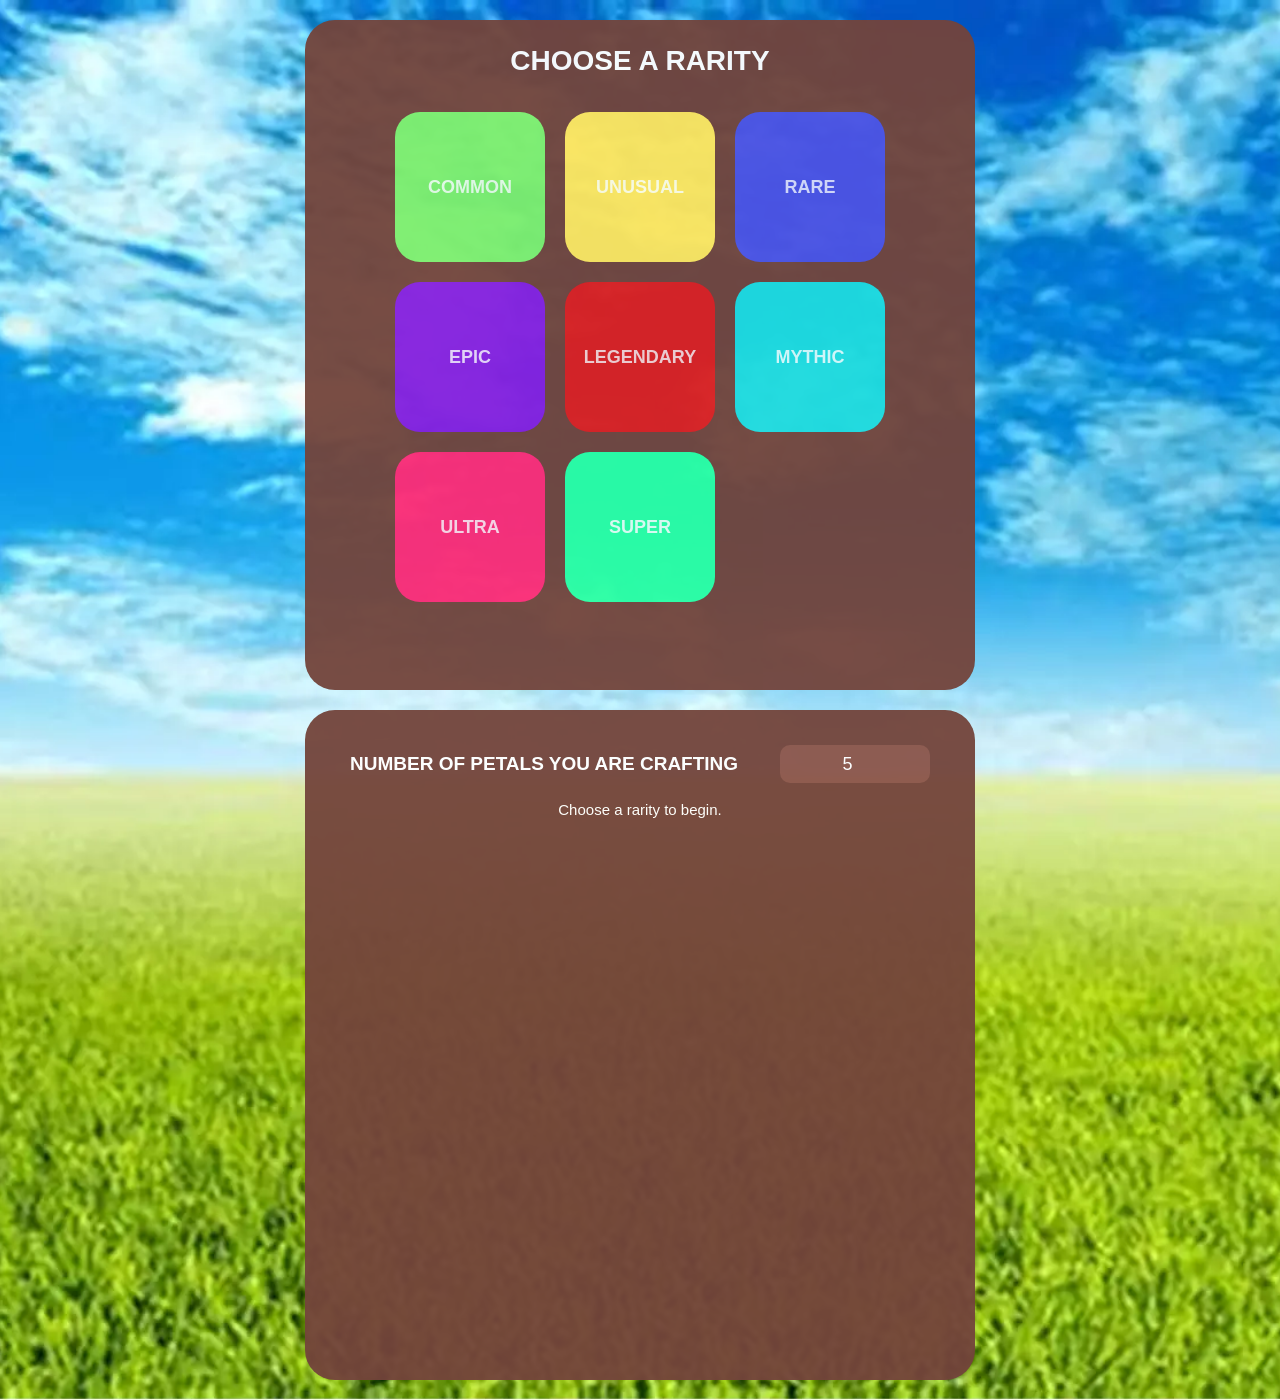
<file: index.html>
<!DOCTYPE html>
<html lang="en">
<head>
	<meta charset="UTF-8">
	<meta name="viewport" content="width=device-width,initial-scale=1.0">
	<title>Florr Calculator Ju78 - Florr.io Crafting Calculator</title>
	<meta name="description" content="Florr Calculator Ju78 - Free Florr.io crafting calculator for calculating crafting results and probabilities.">
	<meta name="robots" content="index,follow">
	<link rel="canonical" href="https://rjwr8dsykb-creator.github.io/Florr-Calculator-Ju78/">
	<link rel="icon" type="image/png" href="logo.png">

	<link rel="stylesheet" href="Florr.css">

	<script type="application/ld+json">
	{
		"@context":"https://schema.org",
		"@type":"WebSite",
		"name":"Florr Calculator Ju78",
		"url":"https://rjwr8dsykb-creator.github.io/Florr-Calculator-Ju78/"
	}
	</script>
</head>

<body>

	<h1 class="seo-hidden">Florr Calculator Ju78</h1>

	<p class="seo-hidden">
		Florr Calculator Ju78 is a free crafting calculator for Florr.io.
		Calculate crafting results and probabilities for different petal rarities.
	</p>

	<div class="page-wrapper">
		<div class="page-scale">
			<div class="page">

				<div class="rectangle rectangle-left">

					<h2>CHOOSE A RARITY</h2>

					<div class="rarity-grid">

						<div class="rarity rarity-common" data-rarity="64">
							<span>COMMON</span>
						</div>

						<div class="rarity rarity-unusual" data-rarity="32">
							<span>UNUSUAL</span>
						</div>

						<div class="rarity rarity-rare" data-rarity="16">
							<span>RARE</span>
						</div>

						<div class="rarity rarity-epic" data-rarity="8">
							<span>EPIC</span>
						</div>

						<div class="rarity rarity-legendary" data-rarity="4">
							<span>LEGENDARY</span>
						</div>

						<div class="rarity rarity-mythic" data-rarity="2">
							<span>MYTHIC</span>
						</div>

						<div class="rarity rarity-ultra" data-rarity="1">
							<span>ULTRA</span>
						</div>

						<div class="rarity rarity-super" data-rarity="0.1">
							<span>SUPER</span>
						</div>

					</div>

				</div>

				<div class="rectangle rectangle-right">

					<div class="settings">

						<div class="setting-row">

							<label for="petalCount">
								NUMBER OF PETALS YOU ARE CRAFTING
							</label>

							<input
								type="number"
								id="petalCount"
								min="5"
								max="10000000"
								value="5"
							>

						</div>

						<div id="chartContainer" class="chart-container hidden">

							<div id="pieChart" class="pie-chart">

								<div id="pieLabels" class="pie-labels"></div>

								<div class="chart-center">
									<span>CRAFT</span>
								</div>

							</div>

							<div id="chartLegend" class="chart-legend"></div>

							<div class="desired-success-container">

								<label for="desiredSuccess">
									CHECK CHANCE OF GETTING AT LEAST
								</label>

								<div class="desired-success-row">

									<input
										type="number"
										id="desiredSuccess"
										min="1"
										step="1"
										placeholder="Successes"
									>

									<span>SUCCESS</span>

								</div>

								<p
									id="desiredSuccessResult"
									class="desired-success-result"
								></p>

							</div>

							<div id="rarityResult" class="rarity-result"></div>

						</div>

						<div id="results">
							<p>Choose a rarity to begin.</p>
						</div>

					</div>

				</div>

			</div>
		</div>
	</div>

	<script src="Florr.js"></script>

</body>
</html>
</file>
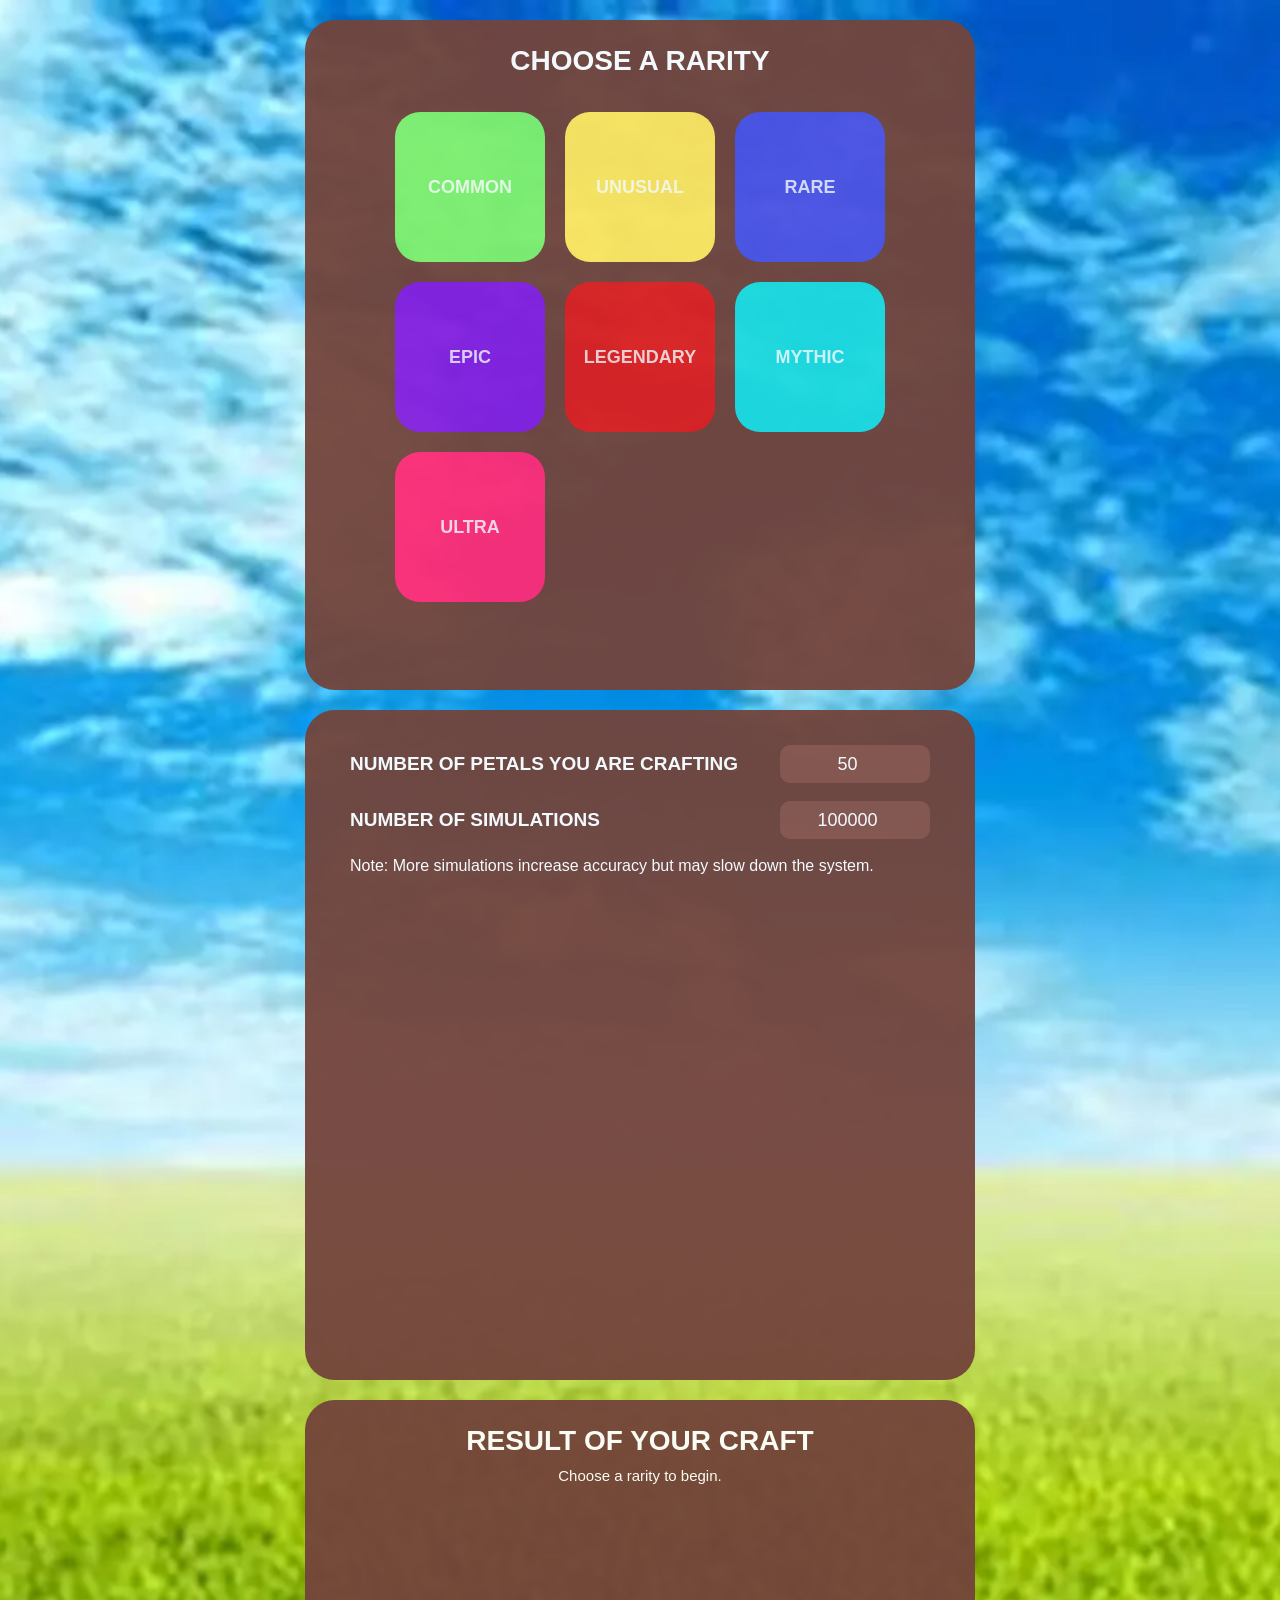
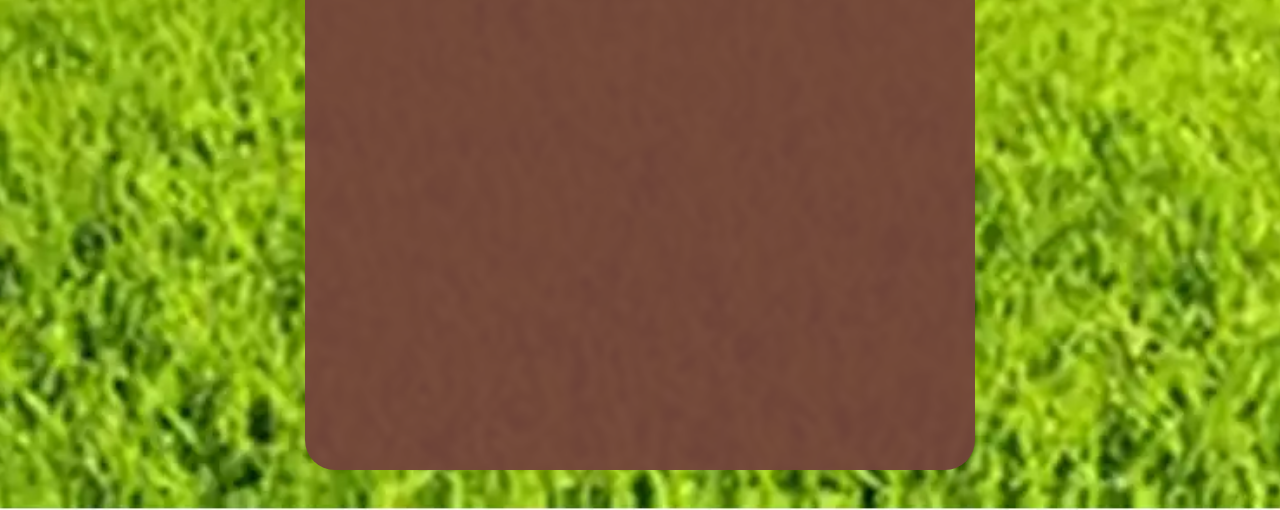
<file: Florr.html>
<!DOCTYPE html>
<html lang="en">
<head>
    <meta charset="UTF-8">
    <meta name="viewport" content="width=device-width, initial-scale=1.0">
    <title>Florr</title>
    <link rel="stylesheet" href="Florr.css">
</head>

<body>

    <div class="rectangle rectangle-left">

        <h2>CHOOSE A RARITY</h2>

        <div class="rarity-grid">

            <div class="rarity rarity-common" data-rarity="64">
                <span>COMMON</span>
            </div>

            <div class="rarity rarity-unusual" data-rarity="32">
                <span>UNUSUAL</span>
            </div>

            <div class="rarity rarity-rare" data-rarity="16">
                <span>RARE</span>
            </div>

            <div class="rarity rarity-epic" data-rarity="8">
                <span>EPIC</span>
            </div>

            <div class="rarity rarity-legendary" data-rarity="4">
                <span>LEGENDARY</span>
            </div>

            <div class="rarity rarity-mythic" data-rarity="2">
                <span>MYTHIC</span>
            </div>

            <div class="rarity rarity-ultra" data-rarity="1">
                <span>ULTRA</span>
            </div>

        </div>

    </div>


    <div class="rectangle rectangle-right-top">

        <div class="settings">

            <div class="setting-row">
                <label for="petalCount">
                    NUMBER OF PETALS YOU ARE CRAFTING
                </label>

                <input
                    type="number"
                    id="petalCount"
                    min="1"
                    value="50"
                >
            </div>

            <div class="setting-row">
                <label for="simulationCount">
                    NUMBER OF SIMULATIONS
                </label>

                <input
                    type="number"
                    id="simulationCount"
                    min="1"
                    value="100000"
                >
            </div>

            <p class="note">
                Note: More simulations increase accuracy but may slow down the system.
            </p>

        </div>

    </div>


    <div class="rectangle rectangle-right-bottom">

        <h2>RESULT OF YOUR CRAFT</h2>

        <div id="results">
            <p>Choose a rarity to begin.</p>
        </div>

    </div>


    <script src="Florr.js"></script>

</body>
</html>
</file>
<file: Florr.css>
* {
	box-sizing: border-box;
}

html,
body {
	margin: 0;
	width: 100%;
	min-height: 100%;
}

body {
	min-height: 100vh;
	background-image: url("background.webp");
	background-size: cover;
	background-position: center;
	background-repeat: no-repeat;
	font-family: Arial, sans-serif;
	overflow: hidden;
}

.seo-hidden {
	position: absolute;
	width: 1px;
	height: 1px;
	padding: 0;
	margin: -1px;
	overflow: hidden;
	clip: rect(0,0,0,0);
	white-space: nowrap;
	border: 0;
}

.page-wrapper {
	position: relative;
	width: 100%;
	height: 100vh;
	overflow: hidden;
}

.page-scale {
	position: relative;
	width: 1420px;
	height: 670px;
	margin: 30px auto 0;
}

.page {
	position: absolute;
	left: 0;
	top: 0;
	width: 1420px;
	height: 670px;
	transform-origin: top left;
}

.rectangle {
	position: absolute;
	width: 670px;
	height: 670px;
	background-color: #73443B;
	opacity: 0.95;
	border-radius: 30px;
}

.rectangle-left {
	left: 0;
	top: 0;
	z-index: 10;
}

.rectangle-right {
	left: 750px;
	top: 0;
	z-index: 1;
}

.rectangle h2 {
	margin: 0;
	padding-top: 25px;
	color: white;
	font-size: 28px;
	text-align: center;
}

.rarity-grid {
	display: grid;
	grid-template-columns: repeat(3, 150px);
	gap: 20px;
	justify-content: center;
	margin-top: 35px;
	position: relative;
	z-index: 20;
}

.rarity {
	width: 150px;
	height: 150px;
	border-radius: 25px;
	cursor: pointer;
	display: flex;
	align-items: center;
	justify-content: center;
	position: relative;
	z-index: 30;
	user-select: none;
	-webkit-tap-highlight-color: transparent;
	transition: box-shadow 0.15s ease;
}

.rarity span {
	font-size: 18px;
	font-weight: bold;
	text-align: center;
	pointer-events: none;
}

.rarity-common {
	background-color: #7EEF6D;
}

.rarity-common span {
	color: #E7FCE4;
}

.rarity-unusual {
	background-color: #FFE65D;
}

.rarity-unusual span {
	color: #FFFCE0;
}

.rarity-rare {
	background-color: #4D52E3;
}

.rarity-rare span {
	color: #D9DAFA;
}

.rarity-epic {
	background-color: #861FDE;
}

.rarity-epic span {
	color: #E5D1F7;
}

.rarity-legendary {
	background-color: #DE1F1F;
}

.rarity-legendary span {
	color: #F7CFCF;
}

.rarity-mythic {
	background-color: #1FDBDE;
}

.rarity-mythic span {
	color: #D5F8F9;
}

.rarity-ultra {
	background-color: #FF2B75;
	grid-column: 1 / 2;
	grid-row: 3;
	transform: translateX(85px);
}

.rarity-super {
	background-color: #2BFFA3;
	grid-column: 2 / 3;
	grid-row: 3;
	transform: translateX(85px);
}

.rarity-ultra span {
	color: #FFD5E3;
}

.rarity-super span {
	color: #E1FFF1;
}

@media (hover: hover) and (pointer: fine) {

	.rarity {
		transition:
			transform 0.15s ease,
			box-shadow 0.15s ease;
	}

	.rarity:hover {
		transform: scale(1.05);
	}

	.rarity-ultra:hover,
	.rarity-super:hover {
		transform: translateX(85px) scale(1.05);
	}
}

.settings {
	padding: 35px 45px;
	color: white;
}

.setting-row {
	display: flex;
	align-items: center;
	justify-content: space-between;
	gap: 20px;
	margin-bottom: 18px;
}

.setting-row label {
	font-size: 19px;
	font-weight: bold;
}

.setting-row input {
	width: 150px;
	min-width: 150px;
	height: 38px;
	padding: 0 10px;
	border: none;
	border-radius: 10px;
	background-color: #8B554A;
	color: white;
	font-size: 18px;
	text-align: center;
	outline: none;
}

.chart-container {
	display: flex;
	flex-direction: column;
	align-items: center;
	margin-top: 0;
}

.chart-container.hidden {
	display: none;
}

.pie-chart {
	width: 280px;
	height: 280px;
	border-radius: 50%;
	position: relative;
	background: #5A3933;
	box-shadow:
		0 0 0 5px rgba(255,255,255,0.15),
		0 8px 20px rgba(0,0,0,0.2);
	overflow: hidden;
}

.pie-labels {
	position: absolute;
	inset: 0;
	z-index: 2;
	pointer-events: none;
}

.pie-label {
	position: absolute;
	transform: translate(-50%,-50%);
	color: white;
	font-size: 12px;
	font-weight: bold;
	text-align: center;
	white-space: nowrap;
	text-shadow:
		0 1px 3px rgba(0,0,0,0.95),
		0 -1px 3px rgba(0,0,0,0.95);
	line-height: 1.15;
}

.pie-label.small {
	font-size: 10px;
}

.pie-label.large {
	font-size: 13px;
}

.pie-label .successes {
	display: block;
}

.pie-label .percentage {
	display: block;
	font-size: 12px;
	margin-top: 2px;
}

.chart-center {
	position: absolute;
	width: 100px;
	height: 100px;
	left: 50%;
	top: 50%;
	transform: translate(-50%,-50%);
	border-radius: 50%;
	background-color: #73443B;
	display: flex;
	align-items: center;
	justify-content: center;
	text-align: center;
	z-index: 5;
	box-shadow: 0 0 0 4px rgba(255,255,255,0.15);
}

.chart-center span {
	color: white;
	font-size: 14px;
	font-weight: bold;
}

.chart-legend {
	width: 100%;
	margin-top: 12px;
	display: flex;
	flex-wrap: wrap;
	justify-content: center;
	gap: 6px 12px;
}

.legend-item {
	display: flex;
	align-items: center;
	gap: 5px;
	color: white;
	font-size: 12px;
	font-weight: bold;
}

.legend-color {
	width: 11px;
	height: 11px;
	border-radius: 3px;
	flex-shrink: 0;
}

.desired-success-container {
	width: 100%;
	margin-top: 12px;
	padding: 10px 15px;
	border-radius: 12px;
	background-color: rgba(0,0,0,0.1);
	text-align: center;
}

.desired-success-container label {
	display: block;
	margin-bottom: 7px;
	color: white;
	font-size: 12px;
	font-weight: bold;
}

.desired-success-row {
	display: flex;
	align-items: center;
	justify-content: center;
	gap: 7px;
}

.desired-success-row input {
	width: 110px;
	height: 32px;
	padding: 0 8px;
	border: none;
	border-radius: 8px;
	background-color: #8B554A;
	color: white;
	font-size: 14px;
	text-align: center;
	outline: none;
}

.desired-success-row span {
	color: white;
	font-size: 12px;
}

.desired-success-result {
	min-height: 17px;
	margin: 6px 0 0;
	color: white;
	font-size: 12px;
	font-weight: bold;
}

.rarity-result {
	margin-top: 9px;
	color: white;
	font-size: 18px;
	font-weight: bold;
	text-align: center;
}

#results {
	margin: 10px 20px 0;
	color: white;
	text-align: center;
}

#results p {
	margin: 7px 0;
	font-size: 15px;
}

#results .selected-rarity {
	font-size: 19px;
	font-weight: bold;
	margin-bottom: 10px;
}

@media (max-width: 1450px) {

	body {
		padding: 20px;
		overflow-x: hidden;
		overflow-y: auto;
	}

	.page-wrapper {
		height: auto;
		overflow: visible;
	}

	.page-scale {
		width: 100%;
		height: auto;
		margin: 0 auto;
	}

	.page {
		position: relative;
		left: auto;
		top: auto;
		width: 100%;
		height: auto;
		transform: none !important;
	}

	.rectangle {
		position: relative;
		left: auto;
		top: auto;
		width: 100%;
		max-width: 670px;
		height: auto;
		min-height: 670px;
		margin: 0 auto 20px;
	}

	.rectangle-left,
	.rectangle-right {
		position: relative;
		left: auto;
		right: auto;
		top: auto;
	}

	.rectangle-right {
		margin-bottom: 0;
	}

	.rarity-ultra,
	.rarity-super {
		transform: none;
	}
}

@media (max-width: 750px) {

	body {
		padding: 15px 10px;
	}

	.rectangle {
		border-radius: 20px;
		min-height: auto;
	}

	.rectangle-left {
		padding-bottom: 30px;
	}

	.rectangle-right {
		padding-bottom: 25px;
	}

	.rectangle h2 {
		padding-top: 20px;
		font-size: 22px;
	}

	.rarity-grid {
		grid-template-columns: repeat(3,1fr);
		gap: 10px;
		margin: 25px 15px 0;
	}

	.rarity {
		width: 100%;
		height: auto;
		aspect-ratio: 1 / 1;
		border-radius: 18px;
	}

	.rarity-ultra,
	.rarity-super {
		transform: translateX(-50%);
	}

	.settings {
		padding: 25px 20px;
	}

	.setting-row {
		align-items: flex-start;
		flex-direction: column;
		gap: 8px;
		margin-bottom: 15px;
	}

	.setting-row label {
		font-size: 16px;
	}

	.setting-row input {
		width: 100%;
		min-width: 0;
		height: 42px;
	}

	.pie-chart {
		width: 260px;
		height: 260px;
	}

	.chart-center {
		width: 90px;
		height: 90px;
	}
}

@media (max-width: 430px) {

	body {
		padding: 10px 7px;
	}

	.rectangle {
		border-radius: 16px;
	}

	.rectangle h2 {
		font-size: 19px;
		padding-left: 10px;
		padding-right: 10px;
	}

	.rarity-grid {
		gap: 8px;
		margin-left: 10px;
		margin-right: 10px;
	}

	.rarity {
		border-radius: 14px;
	}

	.rarity-ultra,
	.rarity-super {
		transform: translateX(-50%);
	}

	.rarity span {
		font-size: 11px;
	}

	.settings {
		padding: 22px 15px;
	}

	.setting-row label {
		font-size: 14px;
	}

	.setting-row input {
		height: 40px;
		font-size: 16px;
	}

	.pie-chart {
		width: 225px;
		height: 225px;
	}

	.chart-center {
		width: 80px;
		height: 80px;
	}

	.chart-center span {
		font-size: 12px;
	}

	.pie-label {
		font-size: 9px;
	}

	.pie-label.small {
		font-size: 8px;
	}

	.pie-label.large {
		font-size: 10px;
	}

	.pie-label .percentage {
		font-size: 9px;
	}

	.legend-item {
		font-size: 10px;
	}

	.desired-success-container {
		padding: 9px 8px;
		margin-top: 10px;
	}

	.desired-success-container label {
		font-size: 11px;
	}

	.desired-success-row input {
		width: 100px;
		height: 31px;
		font-size: 13px;
	}

	.desired-success-row span {
		font-size: 11px;
	}

	.desired-success-result {
		font-size: 11px;
	}

	.rarity-result {
		font-size: 16px;
		margin-top: 7px;
	}

	#results {
		margin-left: 10px;
		margin-right: 10px;
	}

	#results p {
		font-size: 13px;
	}
}
</file>
